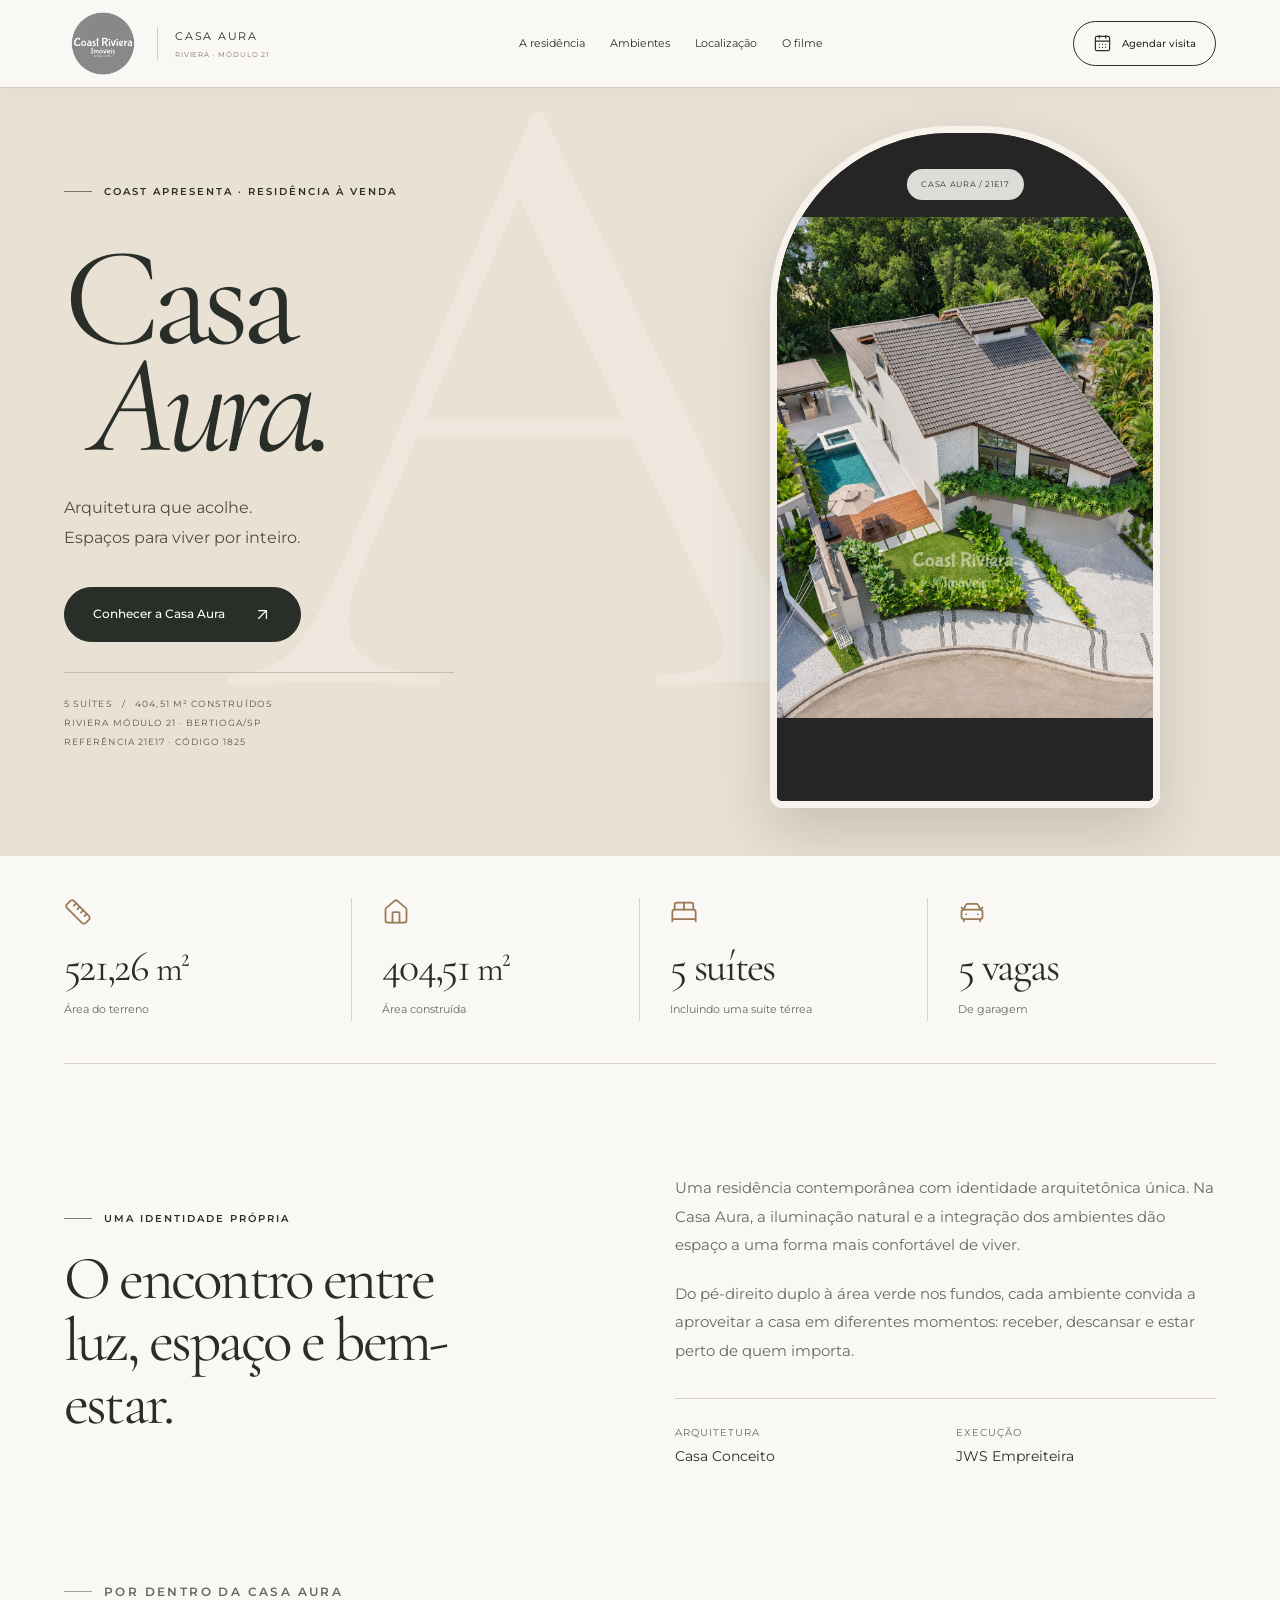
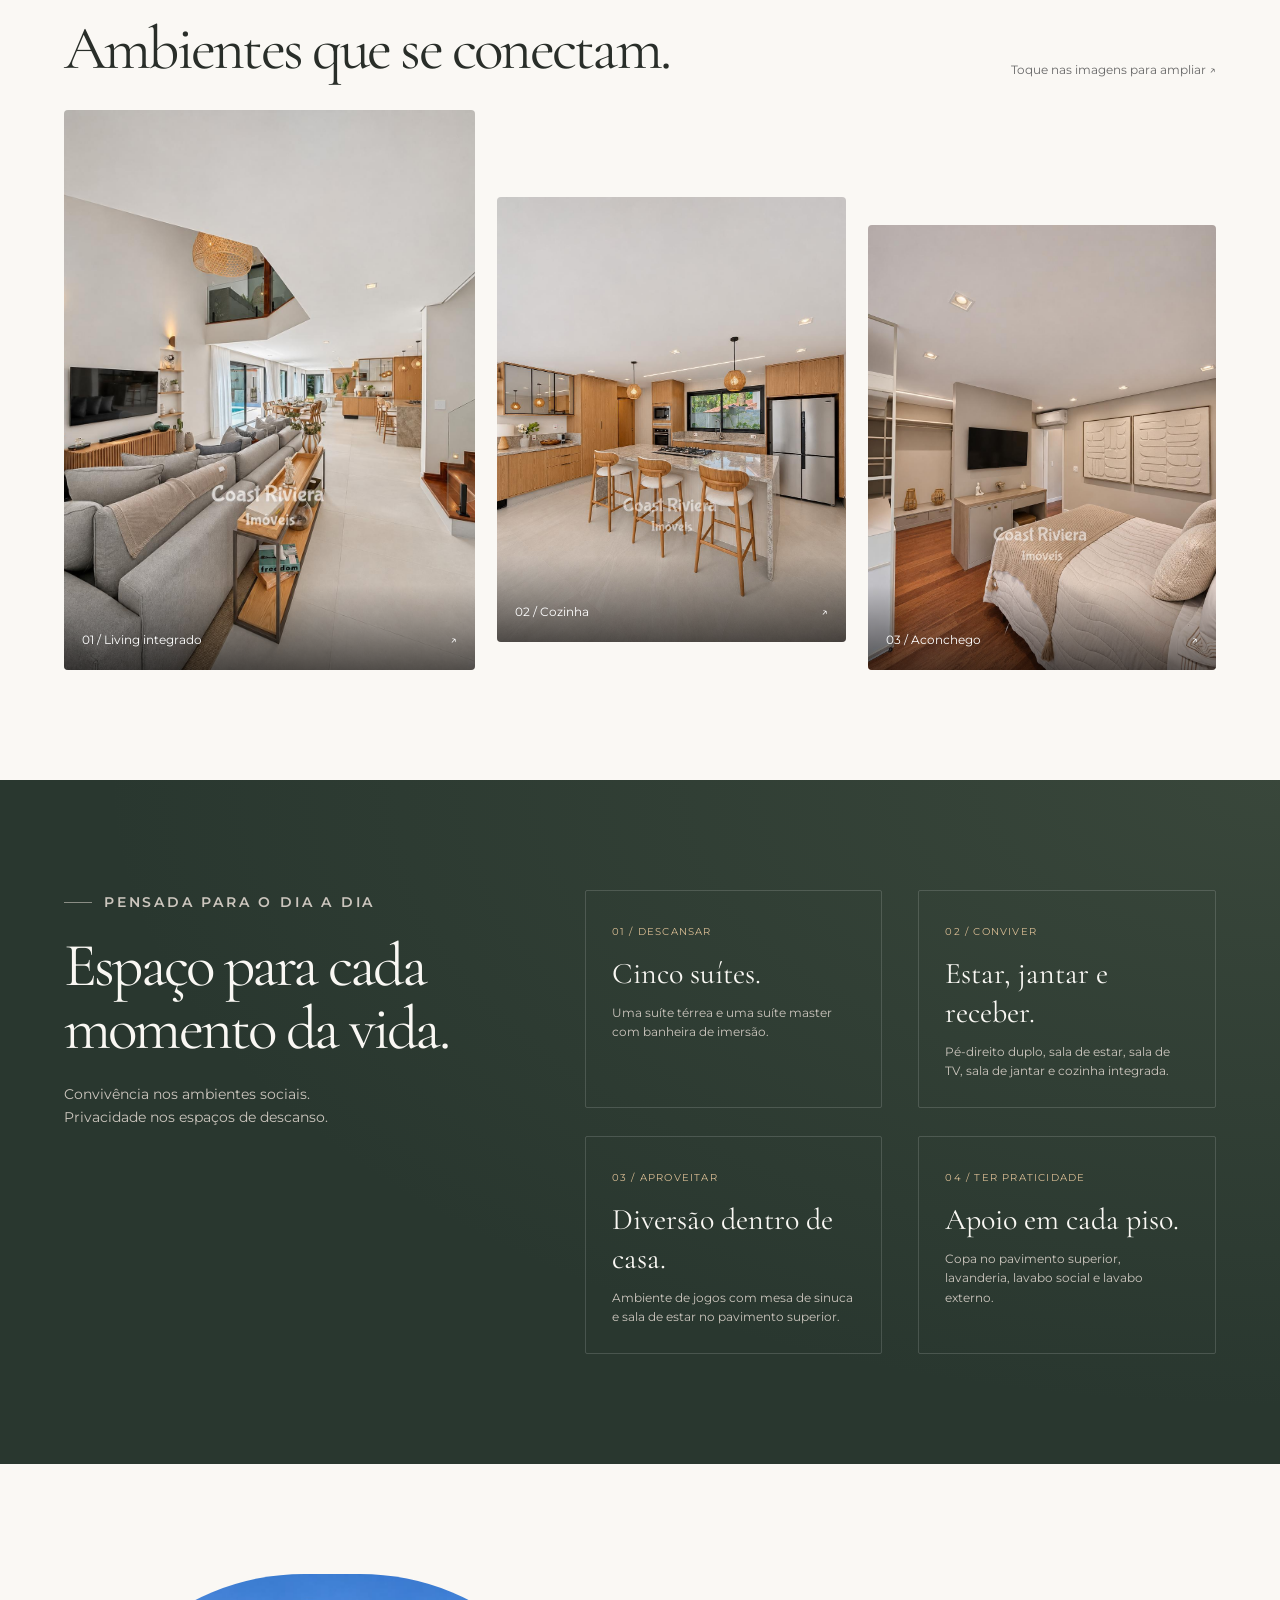
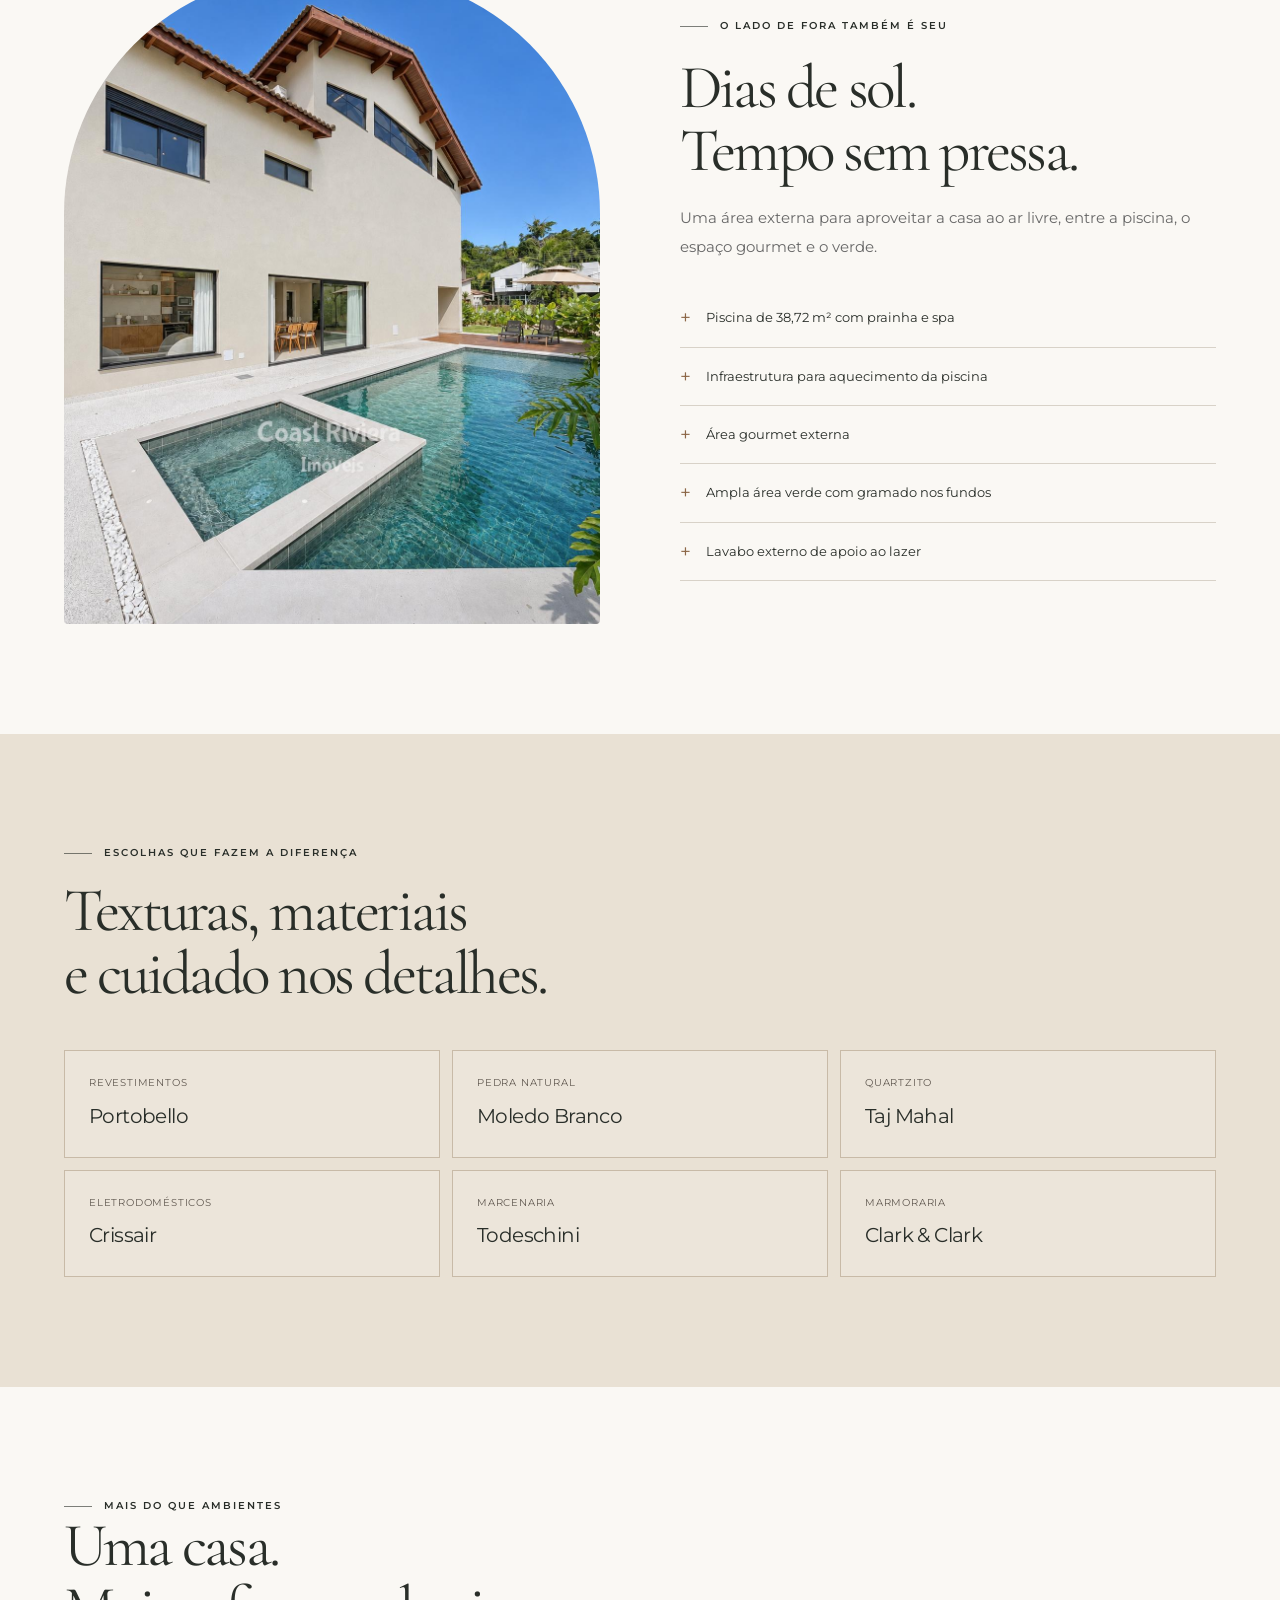
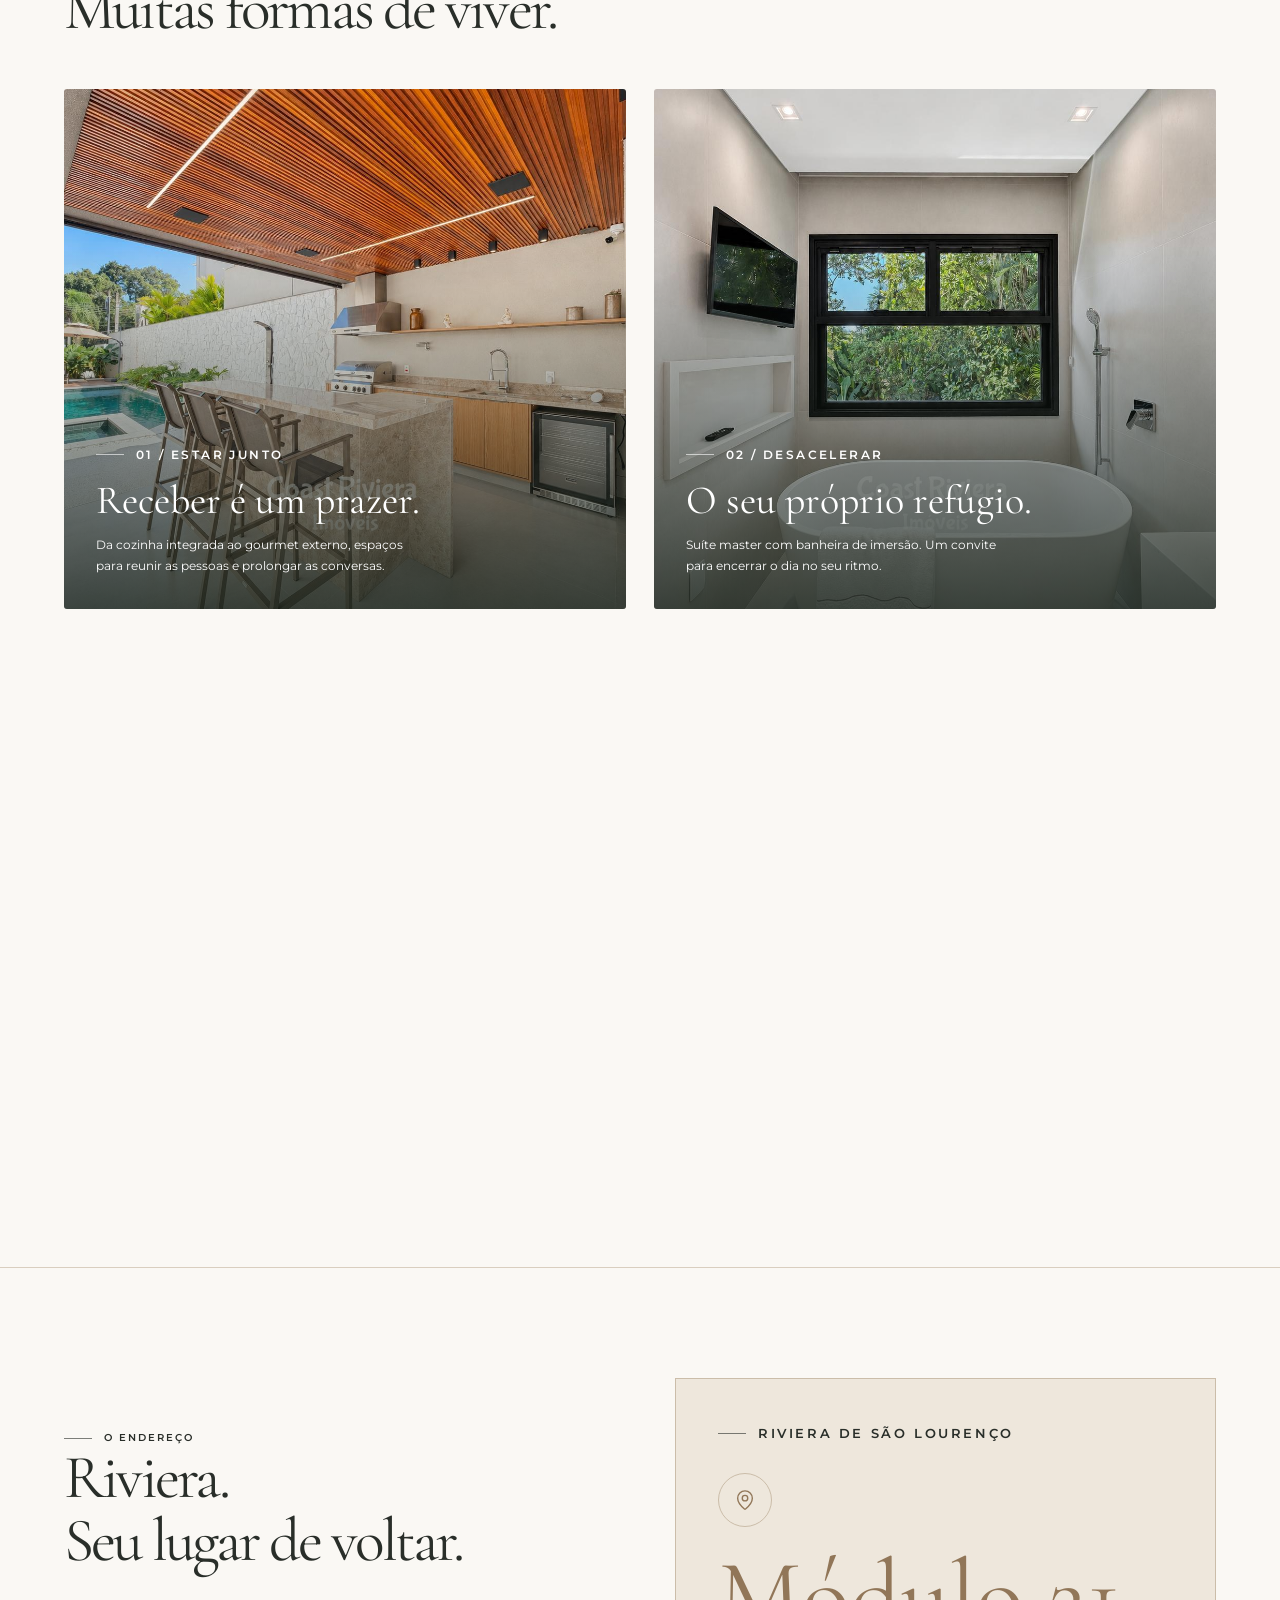
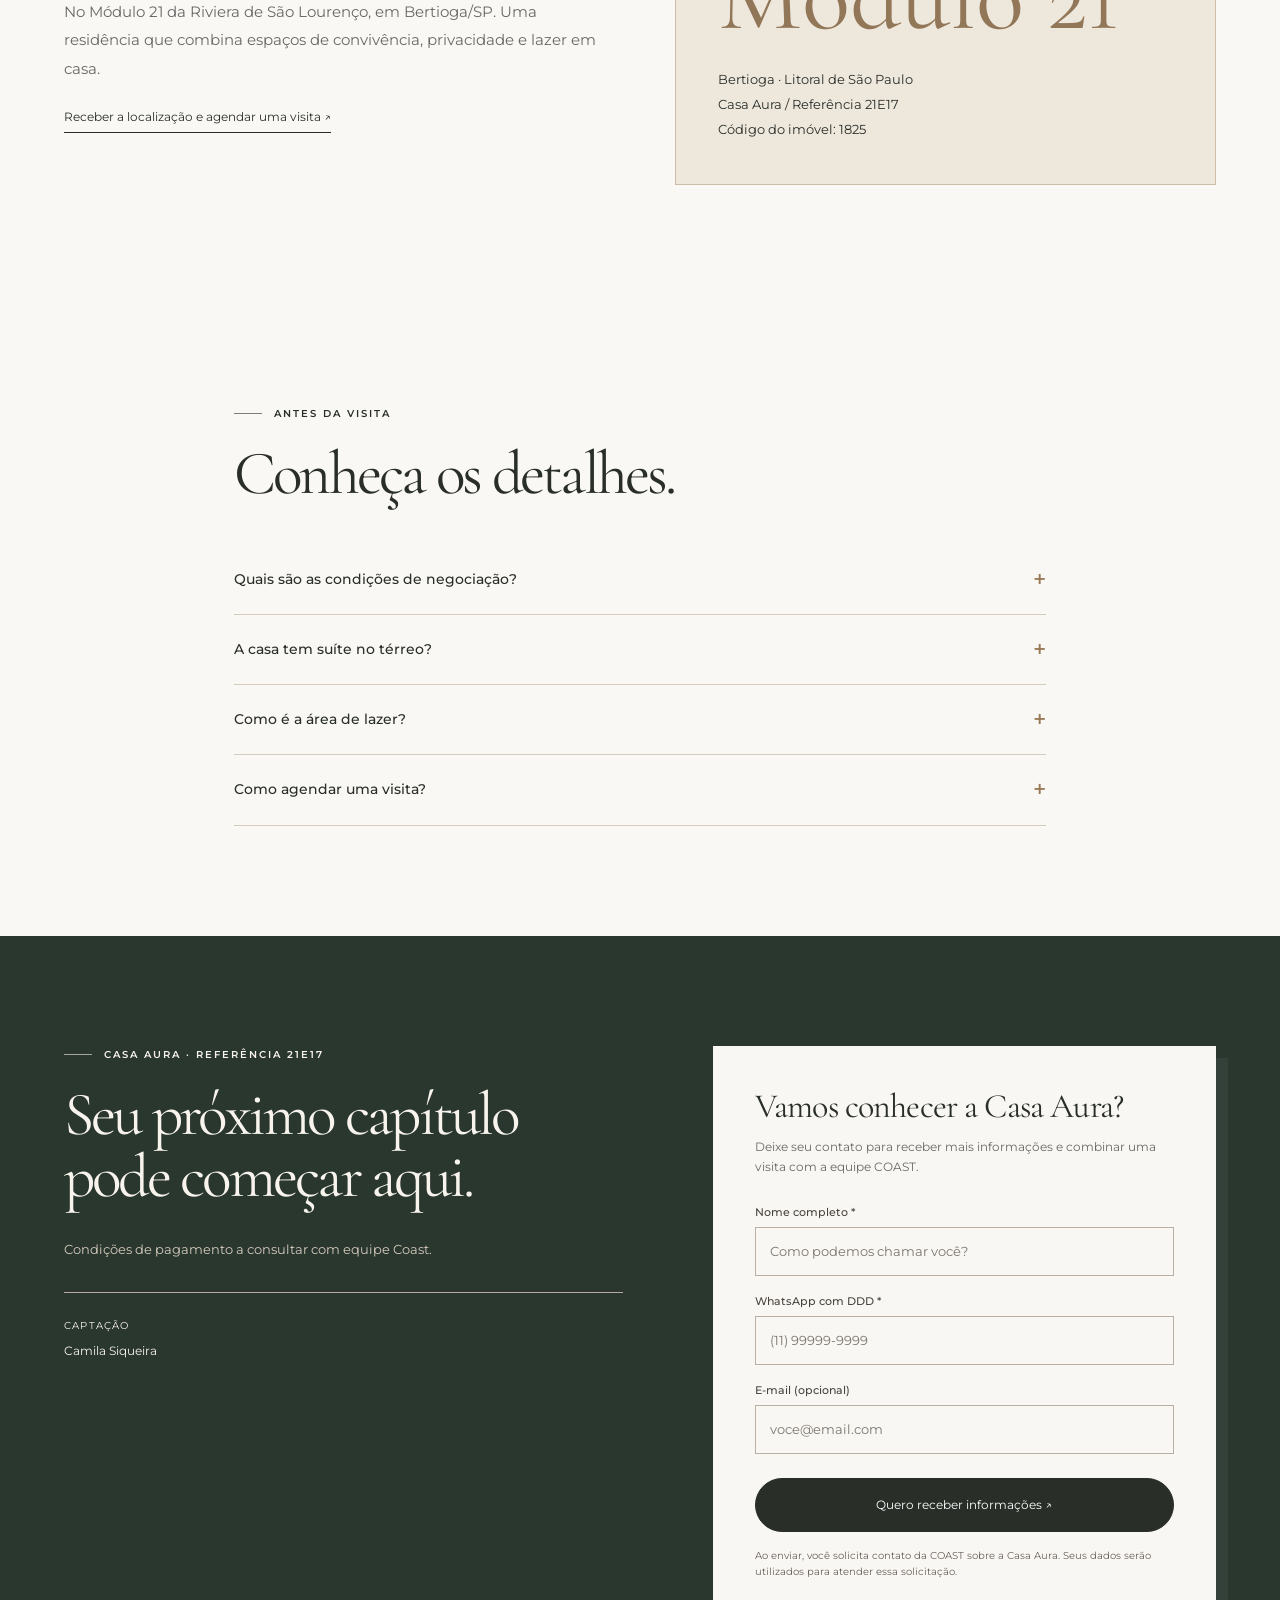
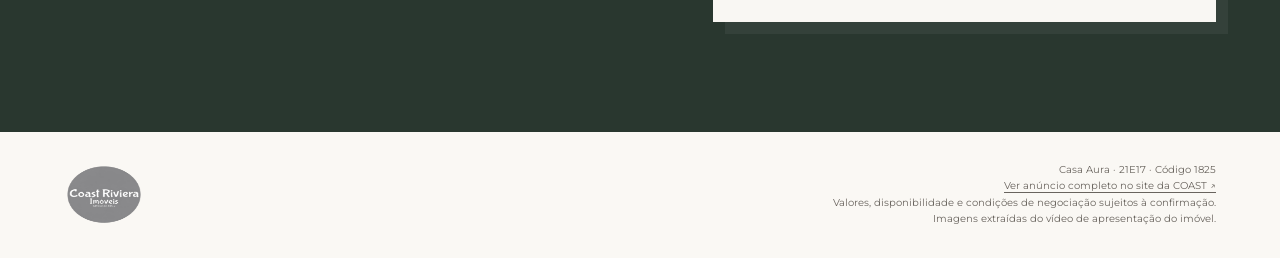
<file: public/index.html>
<!doctype html>
<html lang="pt-BR"><head>
<script async src="https://www.googletagmanager.com/gtm.js?id=GTM-MJ2N59K3"></script>
<script>
  window.dataLayer = window.dataLayer || [];
  function gtag(){dataLayer.push(arguments);}
  gtag('js', new Date());
</script>
<meta charset="utf-8"><meta name="viewport" content="width=device-width, initial-scale=1">
<title>Casa Aura 21E17 | COAST Riviera Imóveis</title>
<meta name="description" content="Conheça a Casa Aura: 5 suítes, 404,51 m² construídos, piscina com spa e área gourmet. Condições de pagamento a consultar com equipe Coast.">
<link rel="preconnect" href="https://fonts.googleapis.com">
<link rel="preconnect" href="https://fonts.gstatic.com" crossorigin>
<link href="https://fonts.googleapis.com/css2?family=Montserrat:wght@400;500;600&display=swap" rel="stylesheet">
<link href="https://fonts.googleapis.com/css2?family=Cormorant+Garamond:ital,wght@0,400;0,500;1,400&display=swap" rel="stylesheet">
<link rel="stylesheet" href="aura.css"><link rel="stylesheet" href="editorial.css"><style>body{margin:0}html{scroll-behavior:smooth}@media(prefers-reduced-motion:reduce){html{scroll-behavior:auto}}</style><script src="https://d3p238nw223yap.cloudfront.net/scripts/praedium-integration.min.js?uuid=5a347bc2-f3da-48ad-91b8-dee254c31cbb" id="praedium-script-sync" async></script>
</head><body>
<div id="aura">
  <header class="aura-wrap aura-nav">
    <a class="aura-brand" href="#aura" aria-label="COAST Riviera Imóveis — início"><img class="aura-logo" src="assets/coast-logo.png" width="78" height="68" alt="COAST Riviera Imóveis"><span>CASA AURA<small>RIVIERA · MÓDULO 21</small></span></a>
    <nav class="aura-navlinks" aria-label="Navegação da Casa Aura"><a href="#aura-residencia">A residência</a><a href="#aura-ambientes">Ambientes</a><a href="#aura-localizacao">Localização</a><a href="#aura-filme">O filme</a></nav>
    <div class="aura-nav-actions"><a class="aura-btn aura-btn-outline aura-nav-visit" href="#aura-contato"><svg class="aura-icon" aria-hidden="true" focusable="false"
  xmlns="http://www.w3.org/2000/svg"
  width="24"
  height="24"
  viewBox="0 0 24 24"
  fill="none"
  stroke="currentColor"
  stroke-width="1.5"
  stroke-linecap="round"
  stroke-linejoin="round"
>
  <path d="M8 2v3" />
  <path d="M16 2v3" />
  <rect x="3" y="3" width="18" height="18" rx="2" />
  <path d="M3 9h18" />
  <path d="M8 13h.01" />
  <path d="M12 13h.01" />
  <path d="M16 13h.01" />
  <path d="M8 17h.01" />
  <path d="M12 17h.01" />
  <path d="M16 17h.01" />
</svg>
<span>Agendar visita</span></a><button class="aura-menu-toggle" type="button" aria-label="Abrir menu" aria-haspopup="dialog" aria-controls="aura-menu" aria-expanded="false"><svg class="aura-icon" aria-hidden="true" focusable="false"
  xmlns="http://www.w3.org/2000/svg"
  width="24"
  height="24"
  viewBox="0 0 24 24"
  fill="none"
  stroke="currentColor"
  stroke-width="1.5"
  stroke-linecap="round"
  stroke-linejoin="round"
>
  <path d="M4 5h16" />
  <path d="M4 12h16" />
  <path d="M4 19h16" />
</svg>
</button></div>
  </header>
  <dialog id="aura-menu" class="aura-menu-panel" aria-labelledby="aura-menu-title"><div class="aura-menu-top"><p id="aura-menu-title">Explore a Casa Aura</p><button class="aura-menu-close" type="button" aria-label="Fechar menu"><svg class="aura-icon" aria-hidden="true" focusable="false"
  xmlns="http://www.w3.org/2000/svg"
  width="24"
  height="24"
  viewBox="0 0 24 24"
  fill="none"
  stroke="currentColor"
  stroke-width="1.5"
  stroke-linecap="round"
  stroke-linejoin="round"
>
  <path d="M18 6 6 18" />
  <path d="m6 6 12 12" />
</svg>
</button></div><nav aria-label="Menu para celular"><a href="#aura-residencia"><small>01</small>A residência<svg class="aura-icon" aria-hidden="true" focusable="false"
  xmlns="http://www.w3.org/2000/svg"
  width="24"
  height="24"
  viewBox="0 0 24 24"
  fill="none"
  stroke="currentColor"
  stroke-width="1.5"
  stroke-linecap="round"
  stroke-linejoin="round"
>
  <path d="M15 21v-8a1 1 0 0 0-1-1h-4a1 1 0 0 0-1 1v8" />
  <path d="M3 10a2 2 0 0 1 .709-1.528l7-6a2 2 0 0 1 2.582 0l7 6A2 2 0 0 1 21 10v9a2 2 0 0 1-2 2H5a2 2 0 0 1-2-2z" />
</svg>
</a><a href="#aura-ambientes"><small>02</small>Ambientes<svg class="aura-icon" aria-hidden="true" focusable="false"
  xmlns="http://www.w3.org/2000/svg"
  width="24"
  height="24"
  viewBox="0 0 24 24"
  fill="none"
  stroke="currentColor"
  stroke-width="1.5"
  stroke-linecap="round"
  stroke-linejoin="round"
>
  <path d="M2 20v-8a2 2 0 0 1 2-2h16a2 2 0 0 1 2 2v8" />
  <path d="M4 10V6a2 2 0 0 1 2-2h12a2 2 0 0 1 2 2v4" />
  <path d="M12 4v6" />
  <path d="M2 18h20" />
</svg>
</a><a href="#aura-localizacao"><small>03</small>Localização<svg class="aura-icon" aria-hidden="true" focusable="false"
  xmlns="http://www.w3.org/2000/svg"
  width="24"
  height="24"
  viewBox="0 0 24 24"
  fill="none"
  stroke="currentColor"
  stroke-width="1.5"
  stroke-linecap="round"
  stroke-linejoin="round"
>
  <path d="M20 10c0 4.993-5.539 10.193-7.399 11.799a1 1 0 0 1-1.202 0C9.539 20.193 4 14.993 4 10a8 8 0 0 1 16 0" />
  <circle cx="12" cy="10" r="3" />
</svg>
</a><a href="#aura-filme"><small>04</small>O filme<svg class="aura-icon" aria-hidden="true" focusable="false"
  xmlns="http://www.w3.org/2000/svg"
  width="24"
  height="24"
  viewBox="0 0 24 24"
  fill="none"
  stroke="currentColor"
  stroke-width="1.5"
  stroke-linecap="round"
  stroke-linejoin="round"
>
  <path d="M7 7h10v10" />
  <path d="M7 17 17 7" />
</svg>
</a></nav><a class="aura-btn" href="#aura-contato">Agendar minha visita<svg class="aura-icon" aria-hidden="true" focusable="false"
  xmlns="http://www.w3.org/2000/svg"
  width="24"
  height="24"
  viewBox="0 0 24 24"
  fill="none"
  stroke="currentColor"
  stroke-width="1.5"
  stroke-linecap="round"
  stroke-linejoin="round"
>
  <path d="M8 2v3" />
  <path d="M16 2v3" />
  <rect x="3" y="3" width="18" height="18" rx="2" />
  <path d="M3 9h18" />
  <path d="M8 13h.01" />
  <path d="M12 13h.01" />
  <path d="M16 13h.01" />
  <path d="M8 17h.01" />
  <path d="M12 17h.01" />
  <path d="M16 17h.01" />
</svg>
</a><p class="aura-menu-note">Casa Aura · 21E17<br>Riviera de São Lourenço, Bertioga/SP</p></dialog>
  <div class="aura-progress" aria-hidden="true"></div>
  <main>
    <section class="aura-hero" aria-labelledby="aura-title">
      <div class="aura-hero-copy"><p class="aura-eyebrow">COAST apresenta · Residência à venda</p><h1 id="aura-title"><span>Casa</span><span>Aura.</span></h1><p class="aura-hero-description">Arquitetura que acolhe.<br>Espaços para viver por inteiro.</p><a class="aura-btn" href="#aura-contato">Conhecer a Casa Aura <svg class="aura-icon" aria-hidden="true" focusable="false"
  xmlns="http://www.w3.org/2000/svg"
  width="24"
  height="24"
  viewBox="0 0 24 24"
  fill="none"
  stroke="currentColor"
  stroke-width="1.5"
  stroke-linecap="round"
  stroke-linejoin="round"
>
  <path d="M7 7h10v10" />
  <path d="M7 17 17 7" />
</svg>
</a><p class="aura-ref">5 SUÍTES &nbsp; / &nbsp; 404,51 M² CONSTRUÍDOS<br>RIVIERA MÓDULO 21 · BERTIOGA/SP<br>REFERÊNCIA 21E17 · CÓDIGO 1825</p></div>
      <div id="aura-filme" class="aura-hero-media"><video class="aura-hero-video" autoplay muted loop playsinline disablepictureinpicture disableremoteplayback preload="auto" poster="assets/hero.jpg" aria-label="Vídeo de apresentação da Casa Aura, sem áudio"><source src="assets/casa-aura.mp4" type="video/mp4">Seu navegador não suporta a reprodução deste vídeo.</video><span class="aura-image-label">CASA AURA / 21E17</span></div>
    </section>
    <div class="aura-wrap"><div class="aura-facts" aria-label="Características principais"><div class="aura-fact"><svg class="aura-icon" aria-hidden="true" focusable="false"
  xmlns="http://www.w3.org/2000/svg"
  width="24"
  height="24"
  viewBox="0 0 24 24"
  fill="none"
  stroke="currentColor"
  stroke-width="1.5"
  stroke-linecap="round"
  stroke-linejoin="round"
>
  <path d="M21.3 15.3a2.4 2.4 0 0 1 0 3.4l-2.6 2.6a2.4 2.4 0 0 1-3.4 0L2.7 8.7a2.41 2.41 0 0 1 0-3.4l2.6-2.6a2.41 2.41 0 0 1 3.4 0Z" />
  <path d="m14.5 12.5 2-2" />
  <path d="m11.5 9.5 2-2" />
  <path d="m8.5 6.5 2-2" />
  <path d="m17.5 15.5 2-2" />
</svg>
<strong>521,26 <small>m²</small></strong><span>Área do terreno</span></div><div class="aura-fact"><svg class="aura-icon" aria-hidden="true" focusable="false"
  xmlns="http://www.w3.org/2000/svg"
  width="24"
  height="24"
  viewBox="0 0 24 24"
  fill="none"
  stroke="currentColor"
  stroke-width="1.5"
  stroke-linecap="round"
  stroke-linejoin="round"
>
  <path d="M15 21v-8a1 1 0 0 0-1-1h-4a1 1 0 0 0-1 1v8" />
  <path d="M3 10a2 2 0 0 1 .709-1.528l7-6a2 2 0 0 1 2.582 0l7 6A2 2 0 0 1 21 10v9a2 2 0 0 1-2 2H5a2 2 0 0 1-2-2z" />
</svg>
<strong>404,51 <small>m²</small></strong><span>Área construída</span></div><div class="aura-fact"><svg class="aura-icon" aria-hidden="true" focusable="false"
  xmlns="http://www.w3.org/2000/svg"
  width="24"
  height="24"
  viewBox="0 0 24 24"
  fill="none"
  stroke="currentColor"
  stroke-width="1.5"
  stroke-linecap="round"
  stroke-linejoin="round"
>
  <path d="M2 20v-8a2 2 0 0 1 2-2h16a2 2 0 0 1 2 2v8" />
  <path d="M4 10V6a2 2 0 0 1 2-2h12a2 2 0 0 1 2 2v4" />
  <path d="M12 4v6" />
  <path d="M2 18h20" />
</svg>
<strong>5 suítes</strong><span>Incluindo uma suíte térrea</span></div><div class="aura-fact"><svg class="aura-icon" aria-hidden="true" focusable="false"
  xmlns="http://www.w3.org/2000/svg"
  width="24"
  height="24"
  viewBox="0 0 24 24"
  fill="none"
  stroke="currentColor"
  stroke-width="1.5"
  stroke-linecap="round"
  stroke-linejoin="round"
>
  <path d="m21 8-2 2-1.5-3.7A2 2 0 0 0 15.646 5H8.4a2 2 0 0 0-1.903 1.257L5 10 3 8" />
  <path d="M7 14h.01" />
  <path d="M17 14h.01" />
  <rect width="18" height="8" x="3" y="10" rx="2" />
  <path d="M5 18v2" />
  <path d="M19 18v2" />
</svg>
<strong>5 vagas</strong><span>De garagem</span></div></div></div>
    <section id="aura-residencia" class="aura-wrap aura-section aura-intro"><div><p class="aura-eyebrow">Uma identidade própria</p><h2>O encontro entre<br>luz, espaço e bem-estar.</h2></div><div class="aura-prose"><p>Uma residência contemporânea com identidade arquitetônica única. Na Casa Aura, a iluminação natural e a integração dos ambientes dão espaço a uma forma mais confortável de viver.</p><p>Do pé-direito duplo à área verde nos fundos, cada ambiente convida a aproveitar a casa em diferentes momentos: receber, descansar e estar perto de quem importa.</p><div class="aura-credits"><div><small>Arquitetura</small><span>Casa Conceito</span></div><div><small>Execução</small><span>JWS Empreiteira</span></div></div></div></section>
    <section id="aura-ambientes" class="aura-wrap aura-section" style="padding-top:0"><div class="aura-gallery-head"><div><p class="aura-eyebrow">Por dentro da Casa Aura</p><h2>Ambientes que se conectam.</h2></div><p>Toque nas imagens para ampliar ↗</p></div><div class="aura-gallery">
      <button type="button" class="aura-gallery-tall" data-aura-photo="assets/living.jpg" data-aura-caption="Living integrado com pé-direito duplo" aria-label="Ampliar imagem do living"><figure><img src="assets/living.jpg" loading="lazy" width="1086" height="1448" alt="Salas integradas e pé-direito duplo da Casa Aura"><figcaption><span>01 / Living integrado</span><span aria-hidden="true">↗</span></figcaption></figure></button>
      <button type="button" data-aura-photo="assets/cozinha.jpg" data-aura-caption="Cozinha integrada aos ambientes sociais" aria-label="Ampliar imagem da cozinha"><figure><img src="assets/cozinha.jpg" loading="lazy" width="1086" height="1448" alt="Cozinha da Casa Aura com ilha e marcenaria"><figcaption><span>02 / Cozinha</span><span aria-hidden="true">↗</span></figcaption></figure></button>
      <button type="button" data-aura-photo="assets/suite.jpg" data-aura-caption="Uma das cinco suítes da Casa Aura" aria-label="Ampliar imagem da suíte"><figure><img src="assets/suite.jpg" loading="lazy" width="1086" height="1448" alt="Suíte da Casa Aura com iluminação natural"><figcaption><span>03 / Aconchego</span><span aria-hidden="true">↗</span></figcaption></figure></button>
    </div></section>
    <section class="aura-dark"><div class="aura-wrap aura-section aura-spaces"><div><p class="aura-eyebrow">Pensada para o dia a dia</p><h2>Espaço para cada<br>momento da vida.</h2><p>Convivência nos ambientes sociais.<br>Privacidade nos espaços de descanso.</p></div><div class="aura-space-list"><article><small>01 / DESCANSAR</small><h3>Cinco suítes.</h3><p>Uma suíte térrea e uma suíte master com banheira de imersão.</p></article><article><small>02 / CONVIVER</small><h3>Estar, jantar e receber.</h3><p>Pé-direito duplo, sala de estar, sala de TV, sala de jantar e cozinha integrada.</p></article><article><small>03 / APROVEITAR</small><h3>Diversão dentro de casa.</h3><p>Ambiente de jogos com mesa de sinuca e sala de estar no pavimento superior.</p></article><article><small>04 / TER PRATICIDADE</small><h3>Apoio em cada piso.</h3><p>Copa no pavimento superior, lavanderia, lavabo social e lavabo externo.</p></article></div></div></section>
    <section class="aura-wrap aura-section aura-leisure"><img class="aura-leisure-photo" src="assets/piscina.jpg" width="1086" height="1448" loading="lazy" alt="Piscina da Casa Aura vista da área externa"><div><p class="aura-eyebrow">O lado de fora também é seu</p><h2>Dias de sol.<br>Tempo sem pressa.</h2><p class="aura-prose">Uma área externa para aproveitar a casa ao ar livre, entre a piscina, o espaço gourmet e o verde.</p><ul><li>Piscina de 38,72 m² com prainha e spa</li><li>Infraestrutura para aquecimento da piscina</li><li>Área gourmet externa</li><li>Ampla área verde com gramado nos fundos</li><li>Lavabo externo de apoio ao lazer</li></ul></div></section>
    <section class="aura-materials"><div class="aura-wrap aura-section"><p class="aura-eyebrow">Escolhas que fazem a diferença</p><h2>Texturas, materiais<br>e cuidado nos detalhes.</h2><div class="aura-brands"><div><small>Revestimentos</small><span>Portobello</span></div><div><small>Pedra natural</small><span>Moledo Branco</span></div><div><small>Quartzito</small><span>Taj Mahal</span></div><div><small>Eletrodomésticos</small><span>Crissair</span></div><div><small>Marcenaria</small><span>Todeschini</span></div><div><small>Marmoraria</small><span>Clark &amp; Clark</span></div></div></div></section>
    <section class="aura-wrap aura-section"><p class="aura-eyebrow">Mais do que ambientes</p><h2>Uma casa.<br>Muitas formas de viver.</h2><div class="aura-experiences"><article class="aura-experience"><img src="assets/gourmet.jpg" loading="lazy" width="1086" height="1448" alt="Área gourmet da Casa Aura"><div><p class="aura-eyebrow">01 / Estar junto</p><h3>Receber é um prazer.</h3><p>Da cozinha integrada ao gourmet externo, espaços para reunir as pessoas e prolongar as conversas.</p></div></article><article class="aura-experience"><img src="assets/banheira.jpg" loading="lazy" width="1086" height="1448" alt="Banheira de imersão da suíte master"><div><p class="aura-eyebrow">02 / Desacelerar</p><h3>O seu próprio refúgio.</h3><p>Suíte master com banheira de imersão. Um convite para encerrar o dia no seu ritmo.</p></div></article><article class="aura-experience"><img src="assets/jogos.jpg" loading="lazy" width="1086" height="1448" alt="Mesa de sinuca com a sala de jantar ao fundo"><div><p class="aura-eyebrow">03 / Sala de jogos</p><h3>Mais uma partida?</h3><p>A mesa de sinuca divide o espaço com as poltronas e a sala de jantar.</p></div></article><article class="aura-experience"><img src="assets/churrasqueira.jpg" loading="lazy" width="1086" height="1448" alt="Churrasqueira e bancada de pedra sob o forro de madeira"><div><p class="aura-eyebrow">04 / Cozinha ao ar livre</p><h3>À mesa, no jardim.</h3><p>A bancada acompanha a churrasqueira e se abre para o verde.</p></div></article></div></section>
    <section id="aura-localizacao" class="aura-wrap aura-section aura-location"><div><p class="aura-eyebrow">O endereço</p><h2>Riviera.<br>Seu lugar de voltar.</h2><p class="aura-prose" style="margin-top:25px">No Módulo 21 da Riviera de São Lourenço, em Bertioga/SP. Uma residência que combina espaços de convivência, privacidade e lazer em casa.</p><a class="aura-text-link" href="#aura-contato">Receber a localização e agendar uma visita ↗</a></div><div class="aura-location-card"><p class="aura-eyebrow">Riviera de São Lourenço</p><div class="aura-location-mark"><svg class="aura-icon" aria-hidden="true" focusable="false"
  xmlns="http://www.w3.org/2000/svg"
  width="24"
  height="24"
  viewBox="0 0 24 24"
  fill="none"
  stroke="currentColor"
  stroke-width="1.5"
  stroke-linecap="round"
  stroke-linejoin="round"
>
  <path d="M20 10c0 4.993-5.539 10.193-7.399 11.799a1 1 0 0 1-1.202 0C9.539 20.193 4 14.993 4 10a8 8 0 0 1 16 0" />
  <circle cx="12" cy="10" r="3" />
</svg>
</div><strong>Módulo 21</strong><p>Bertioga · Litoral de São Paulo<br>Casa Aura / Referência 21E17<br>Código do imóvel: 1825</p></div></section>
    <section class="aura-wrap aura-section aura-faq"><p class="aura-eyebrow">Antes da visita</p><h2>Conheça os detalhes.</h2><details><summary>Quais são as condições de negociação?</summary><p>Condições de pagamento a consultar com equipe Coast.</p></details><details><summary>A casa tem suíte no térreo?</summary><p>Sim. São cinco suítes no total, incluindo uma suíte térrea e uma suíte master com banheira de imersão.</p></details><details><summary>Como é a área de lazer?</summary><p>A casa possui piscina de 38,72 m² com prainha, spa e infraestrutura para aquecimento, área gourmet externa, gramado nos fundos e ambiente de jogos com mesa de sinuca.</p></details><details><summary>Como agendar uma visita?</summary><p>Preencha o formulário abaixo com seu nome e WhatsApp. A equipe COAST entrará em contato para esclarecer dúvidas e combinar a visita conforme a disponibilidade.</p></details></section>
    <section id="aura-contato" class="aura-contact"><div class="aura-wrap aura-section aura-contact-grid"><div><p class="aura-eyebrow">Casa Aura · Referência 21E17</p><h2>Seu próximo capítulo<br>pode começar aqui.</h2><p class="aura-terms">Condições de pagamento a consultar com equipe Coast.</p><p class="aura-capture"><span>Captação</span>Camila Siqueira</p></div><div class="aura-form-panel"><h3>Vamos conhecer a Casa Aura?</h3><p class="aura-form-description">Deixe seu contato para receber mais informações e combinar uma visita com a equipe COAST.</p><div id="aura-native-form-slot"><div class="aura-native-form"><form id="casa-aura-21e17" name="casa-aura" method="POST" action="/obrigado" data-netlify="true" netlify-honeypot="bot-field">
<input type="hidden" name="form-name" value="casa-aura"><input type="hidden" name="imovel" value="Casa Aura"><input type="hidden" name="referencia" value="21E17"><input type="hidden" name="codigo_imovel" value="1825"><input type="hidden" name="url_imovel" value="https://imobiliariacoastriviera.com.br/imovel/casa-a-venda-5-quartos-riviera-modulo-21-bertioga-sp-id-1825"><input type="hidden" name="origem" value="Landing Casa Aura — COAST"><input type="hidden" name="mensagem" value="Interesse na Casa Aura, referência 21E17, código 1825."><input type="hidden" name="pagina" value=""><input type="hidden" name="utm_source" value=""><input type="hidden" name="utm_medium" value=""><input type="hidden" name="utm_campaign" value=""><input type="hidden" name="utm_content" value=""><input type="hidden" name="utm_term" value=""><p hidden><label>Não preencha este campo: <input name="bot-field" autocomplete="off"></label></p><label for="aura-nome">Nome completo *</label><input id="aura-nome" name="nome" autocomplete="name" placeholder="Como podemos chamar você?" required maxlength="120">
<label for="aura-telefone">WhatsApp com DDD *</label><input id="aura-telefone" name="telefone" type="tel" autocomplete="tel" inputmode="tel" placeholder="(11) 99999-9999" required minlength="10" maxlength="25" pattern="[+\(\) 0-9.\-]{10,25}">
<label for="aura-email">E-mail (opcional)</label><input id="aura-email" name="email" type="email" autocomplete="email" placeholder="voce@email.com" maxlength="180">
<input type="submit" value="Quero receber informações ↗">

</form></div></div><p class="aura-privacy">Ao enviar, você solicita contato da COAST sobre a Casa Aura. Seus dados serão utilizados para atender essa solicitação.</p></div></div></section>
  </main>
  <footer class="aura-wrap aura-footer"><img src="assets/coast-logo.png" alt="COAST Riviera Imóveis" width="80" height="62" loading="lazy"><p>Casa Aura · 21E17 · Código 1825<br><a href="https://imobiliariacoastriviera.com.br/imovel/casa-a-venda-5-quartos-riviera-modulo-21-bertioga-sp-id-1825" target="_blank" rel="noopener noreferrer" style="text-decoration:underline;text-underline-offset:3px">Ver anúncio completo no site da COAST ↗</a><br>Valores, disponibilidade e condições de negociação sujeitos à confirmação.<br>Imagens extraídas do vídeo de apresentação do imóvel.</p></footer>
  <div class="aura-mobile-cta"><div><small>CASA AURA / 21E17</small><strong>Condições a consultar</strong></div><a class="aura-btn" href="#aura-contato">Agendar visita <svg class="aura-icon" aria-hidden="true" focusable="false"
  xmlns="http://www.w3.org/2000/svg"
  width="24"
  height="24"
  viewBox="0 0 24 24"
  fill="none"
  stroke="currentColor"
  stroke-width="1.5"
  stroke-linecap="round"
  stroke-linejoin="round"
>
  <path d="M7 7h10v10" />
  <path d="M7 17 17 7" />
</svg>
</a></div>
  <dialog class="aura-lightbox" aria-label="Imagem ampliada do imóvel"><button type="button" class="aura-lightbox-close">Fechar ×</button><img alt=""><p class="aura-lightbox-caption"></p></dialog>
</div>

<script src="aura.js"></script></body></html>
</file>
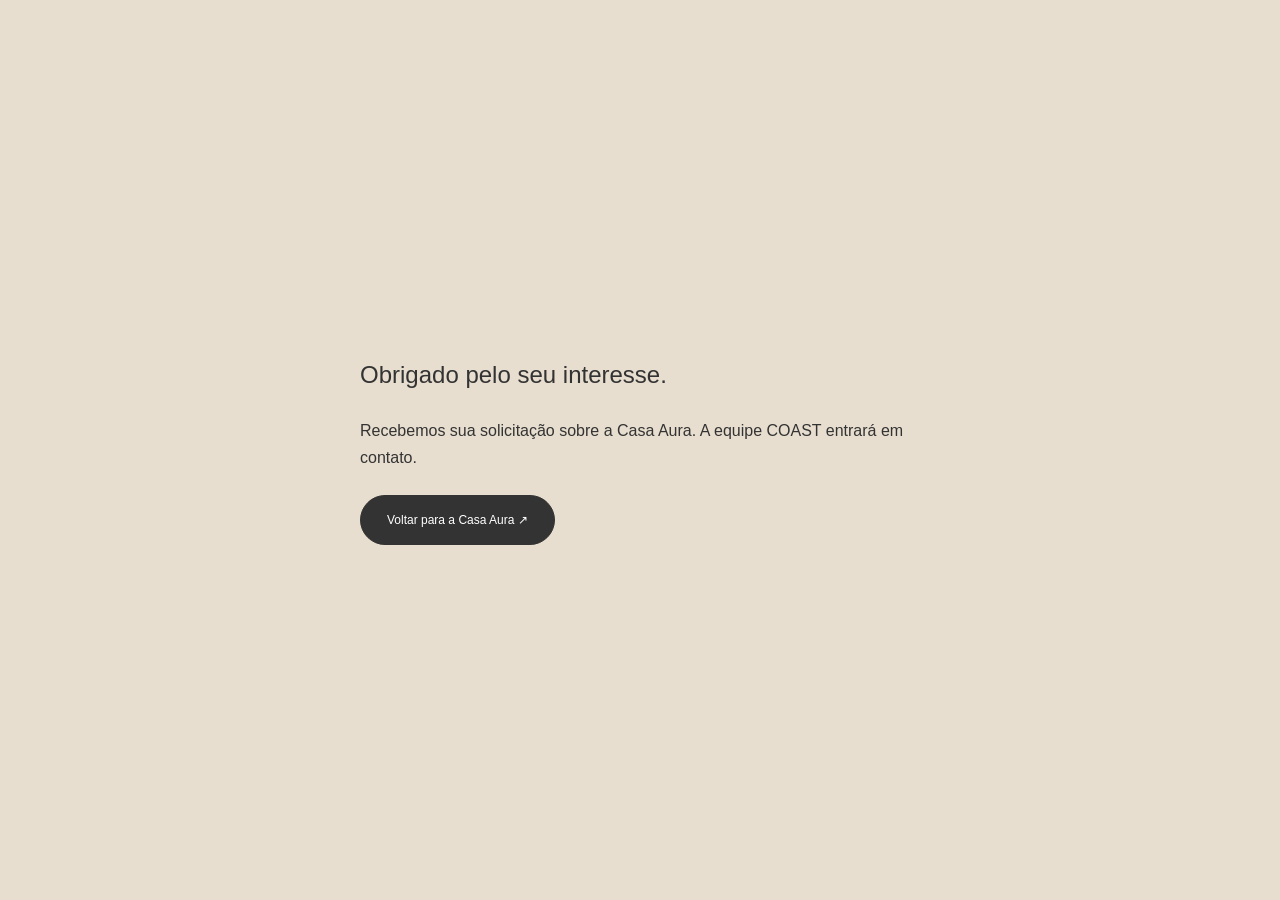
<file: public/obrigado.html>
<!doctype html><html lang="pt-BR"><head>
<script async src="https://www.googletagmanager.com/gtm.js?id=GTM-MJ2N59K3"></script>
<script>
  window.dataLayer = window.dataLayer || [];
  function gtag(){dataLayer.push(arguments);}
  gtag('js', new Date());
</script>
<meta charset="utf-8"><meta name="viewport" content="width=device-width,initial-scale=1"><meta name="robots" content="noindex"><title>Obrigado | Casa Aura</title><link rel="stylesheet" href="aura.css"><style>body{margin:0;background:#e7decf}#aura{min-height:100svh;display:grid;place-items:center;background:#e7decf}article{max-width:640px;padding:40px}#aura p{margin:24px 0}</style></head><body><main id="aura"><article><h1>Obrigado pelo seu interesse.</h1><p>Recebemos sua solicitação sobre a Casa Aura. A equipe COAST entrará em contato.</p><a class="aura-btn" href="/">Voltar para a Casa Aura ↗</a></article></main></body></html>
</file>
<file: public/aura.css>
/* Identidade extraída do projeto COAST. Estilos restritos à landing. */
#aura { --sand:#e7decf; --bronze:#b8926e; --ink:#333; --muted:#686868; --line:#b9a9a5; color:var(--ink); background:#f9f7f3; font-family:Montserrat,Arial,sans-serif; font-size:16px; line-height:1.65; font-weight:400; overflow:clip; }
#aura *,#aura *::before,#aura *::after { box-sizing:border-box; }
#aura h1,#aura h2,#aura h3,#aura p,#aura figure { margin:0; }
#aura h1,#aura h2,#aura h3 { font-family:inherit; color:inherit; font-weight:400; }
#aura a { color:inherit; text-decoration:none; }
#aura button,#aura input { font:inherit; }
#aura img { display:block; max-width:100%; }
#aura a:focus-visible,#aura button:focus-visible,#aura input:focus-visible { outline:3px solid #996b43; outline-offset:5px; }
#aura section[id] { scroll-margin-top:30px; }
#aura .aura-wrap { max-width:1360px; padding:0 64px; margin:auto; }
#aura .aura-eyebrow { font-size:11px; letter-spacing:.18em; text-transform:uppercase; font-weight:600; line-height:1.8; }
#aura .aura-nav { height:100px; display:flex; align-items:center; justify-content:space-between; gap:28px; }
#aura .aura-logo { width:104px; height:auto; }
#aura .aura-navlinks { display:flex; gap:35px; align-items:center; font-size:12px; }
#aura .aura-navlinks a:hover { text-decoration:underline; text-underline-offset:6px; }
#aura .aura-btn { min-height:50px; border:1px solid var(--ink); border-radius:100px; padding:15px 26px; background:var(--ink); color:#fff; display:inline-flex; align-items:center; justify-content:center; gap:28px; font-size:12px; font-weight:500; line-height:1.5; cursor:pointer; transition:background .2s,color .2s; }
#aura .aura-btn:hover { background:#51463d; color:white; }
#aura .aura-btn-outline { background:transparent; color:var(--ink); }
#aura .aura-btn-light { background:var(--sand); border-color:var(--sand); color:var(--ink); }
#aura .aura-arrow { font-size:21px; line-height:1; }
#aura .aura-hero { display:grid; grid-template-columns:47% 53%; min-height:710px; background:var(--sand); }
#aura .aura-hero-copy { padding:78px 56px 62px max(36px,calc((100vw - 1232px)/2)); display:flex; flex-direction:column; align-items:flex-start; justify-content:center; }
#aura .aura-hero h1 { font-size:clamp(72px,7.2vw,108px); line-height:.98; letter-spacing:-.065em; margin:28px 0 26px; }
#aura .aura-hero h1 span { display:block; }
#aura .aura-hero-description { max-width:370px; font-size:15px; color:#514c46; }
#aura .aura-hero .aura-btn { margin-top:33px; }
#aura .aura-ref { font-size:11px; margin-top:28px; color:#5c544b; letter-spacing:.1em; }
#aura .aura-hero-photo { position:relative; min-height:710px; }
#aura .aura-hero-photo>img { width:100%; height:100%; position:absolute; object-fit:cover; object-position:center 42%; }
#aura .aura-image-label { position:absolute; top:24px; right:24px; padding:9px 15px; background:#f9f7f3ed; border-radius:40px; font-size:10px; letter-spacing:.08em; }
#aura .aura-photo-caption { position:absolute; bottom:28px; left:28px; right:28px; display:flex; justify-content:space-between; align-items:center; color:white; font-size:11px; text-shadow:0 1px 8px #000; }
#aura .aura-facts { display:grid; grid-template-columns:repeat(4,1fr); padding-top:36px; padding-bottom:36px; border-bottom:1px solid #d8d2c8; }
#aura .aura-fact { padding:0 30px; border-right:1px solid #d8d2c8; }
#aura .aura-fact:first-child { padding-left:0; } #aura .aura-fact:last-child { border:0; }
#aura .aura-fact strong { display:block; font-size:29px; letter-spacing:-.04em; font-weight:400; line-height:1.3; }
#aura .aura-fact span { font-size:11px; color:var(--muted); }
#aura .aura-section { padding-top:100px; padding-bottom:100px; }
#aura h2 { font-size:clamp(32px,3.4vw,48px); line-height:1.15; letter-spacing:-.045em; }
#aura .aura-intro { display:grid; grid-template-columns:1fr 1fr; gap:90px; align-items:start; }
#aura .aura-intro h2 { margin-top:20px; max-width:470px; }
#aura .aura-prose { font-size:15px; color:var(--muted); }
#aura .aura-prose p+p { margin-top:20px; }
#aura .aura-credits { display:grid; grid-template-columns:1fr 1fr; gap:20px; margin-top:33px; padding-top:25px; border-top:1px solid #d8d2c8; }
#aura .aura-credits small { display:block; font-size:10px; text-transform:uppercase; letter-spacing:.1em; }
#aura .aura-credits span { color:var(--ink); font-size:14px; }
#aura .aura-gallery-head { display:flex; justify-content:space-between; align-items:end; gap:25px; margin-bottom:30px; }
#aura .aura-gallery-head h2 { margin-top:15px; }
#aura .aura-gallery-head p { font-size:12px; color:var(--muted); }
#aura .aura-gallery { display:grid; grid-template-columns:1.18fr 1fr 1fr; gap:16px; }
#aura .aura-gallery button { border:0; background:none; text-align:left; padding:0; cursor:zoom-in; color:inherit; }
#aura .aura-gallery img { width:100%; height:445px; object-fit:cover; transition:filter .2s; }
#aura .aura-gallery button:hover img { filter:brightness(.9); }
#aura .aura-gallery .aura-gallery-tall img { height:560px; }
#aura .aura-gallery figure { display:flex; flex-direction:column; }
#aura .aura-gallery figcaption { margin-top:12px; font-size:11px; display:flex; justify-content:space-between; }
#aura .aura-gallery>*:nth-child(2) { padding-top:58px; }
#aura .aura-gallery>*:nth-child(3) { padding-top:115px; }
#aura .aura-dark { background:#333; color:#f9f7f3; }
#aura .aura-spaces { display:grid; grid-template-columns:.8fr 1.2fr; gap:100px; }
#aura .aura-spaces h2 { margin-top:20px; margin-bottom:22px; }
#aura .aura-spaces p { color:#ccc6be; font-size:14px; }
#aura .aura-space-list { display:grid; grid-template-columns:1fr 1fr; gap:28px 36px; }
#aura .aura-space-list article { border-top:1px solid #6e665e; padding-top:18px; }
#aura .aura-space-list small { color:#cfac8e; font-size:10px; letter-spacing:.12em; }
#aura .aura-space-list h3 { font-size:19px; margin:10px 0; line-height:1.3; }
#aura .aura-space-list p { font-size:12px; }
#aura .aura-leisure { display:grid; grid-template-columns:1fr 1fr; gap:80px; align-items:center; }
#aura .aura-leisure-photo { height:630px; width:100%; object-fit:cover; }
#aura .aura-leisure h2 { margin:22px 0; }
#aura .aura-leisure ul { list-style:none; padding:0; margin:28px 0 0; }
#aura .aura-leisure li { padding:13px 0; border-bottom:1px solid #d8d2c8; font-size:13px; display:flex; align-items:center; gap:15px; }
#aura .aura-leisure li::before { content:'+'; color:#8c6747; font-size:19px; }
#aura .aura-materials { background:var(--sand); }
#aura .aura-materials h2 { margin-top:18px; max-width:570px; }
#aura .aura-brands { display:grid; grid-template-columns:repeat(3,1fr); margin-top:45px; border-top:1px solid var(--line); }
#aura .aura-brands div { padding:25px 20px 25px 0; border-bottom:1px solid var(--line); }
#aura .aura-brands small { display:block; font-size:10px; letter-spacing:.08em; text-transform:uppercase; margin-bottom:8px; color:#625a52; }
#aura .aura-brands span { font-size:20px; letter-spacing:-.03em; }
#aura .aura-tour { display:grid; grid-template-columns:1fr .75fr; gap:100px; align-items:center; }
#aura .aura-tour h2 { margin-top:20px; margin-bottom:22px; }
#aura .aura-tour .aura-btn { margin-top:28px; }
#aura .aura-video { display:block; width:100%; max-width:370px; max-height:640px; margin-left:auto; background:#222; aspect-ratio:9/16; border-radius:2px; }
#aura .aura-contact { background:#e7decf; }
#aura .aura-contact-grid { display:grid; grid-template-columns:1fr .9fr; gap:90px; align-items:start; }
#aura .aura-contact h2 { margin:20px 0 30px; }
#aura .aura-price { font-size:36px; letter-spacing:-.04em; line-height:1.2; }
#aura .aura-terms { margin-top:18px; font-size:13px; color:#5a5149; }
#aura .aura-capture { margin-top:32px; padding-top:25px; border-top:1px solid var(--line); font-size:12px; }
#aura .aura-capture span { display:block; font-size:10px; text-transform:uppercase; letter-spacing:.12em; margin-bottom:6px; }
#aura .aura-form-panel { padding:35px; background:#f9f7f3; border:1px solid #ddd4c5; }
#aura .aura-form-panel h3 { font-size:23px; line-height:1.3; margin-bottom:12px; letter-spacing:-.025em; }
#aura .aura-form-description { font-size:12px; color:var(--muted); margin-bottom:26px; }
#aura .aura-native-form { margin:0; }
#aura .aura-native-form form { margin:0; }
#aura .aura-native-form label { display:block; margin:16px 0 6px; font-size:11px; font-weight:500; color:#49443e; }
#aura .aura-native-form input:not([type=submit]):not([type=hidden]) { display:block; width:100%; height:49px; border:1px solid #b9afa3; border-radius:0; padding:12px 14px; background:transparent; color:var(--ink); font-size:13px; margin:0; }
#aura .aura-native-form input::placeholder { color:#7b756e; }
#aura .aura-native-form [type=submit] { width:100%; margin:24px 0 0; border:1px solid var(--ink); border-radius:100px; padding:16px 20px; background:var(--ink); color:#fff; cursor:pointer; white-space:normal; height:auto; font-size:12px; }
#aura .aura-native-form [type=submit]:hover { background:#51463d; }
#aura .aura-native-form .w-form-done,#aura .aura-native-form .w-form-fail { padding:20px; margin-top:15px; font-size:13px; }
#aura .aura-native-form .w-form-done { background:#e2ebe0; }
#aura .aura-native-form .w-form-fail { background:#f6e3dc; }
#aura .aura-privacy { font-size:10px; color:#68605a; margin-top:16px; line-height:1.6; }
#aura .aura-form-notice { font-size:12px; color:#665b51; }
#aura .aura-footer { padding-top:30px; padding-bottom:30px; display:flex; justify-content:space-between; align-items:center; gap:25px; }
#aura .aura-footer img { width:80px; }
#aura .aura-footer p { font-size:10px; color:#69645e; text-align:right; max-width:500px; }
#aura .aura-mobile-cta { display:none; }
#aura .aura-lightbox { border:0; background:#1e1e1e; padding:18px; width:min(94vw,680px); max-height:94dvh; color:#fff; }
#aura .aura-lightbox::backdrop { background:#000c; }
#aura .aura-lightbox img { max-height:76dvh; width:100%; object-fit:contain; }
#aura .aura-lightbox-close { background:none; color:white; border:1px solid #aaa; border-radius:30px; padding:6px 16px; cursor:pointer; margin-bottom:12px; float:right; }
#aura .aura-lightbox-caption { clear:both; padding-top:12px; font-size:12px; }
@media(min-width:1600px) { #aura .aura-hero-copy { padding-left:max(64px,calc((100vw - 1232px)/2)); } }
@media(max-width:1100px) { #aura .aura-wrap { padding-left:36px; padding-right:36px; } #aura .aura-hero-copy { padding:55px 36px; } #aura .aura-hero,#aura .aura-hero-photo { min-height:650px; } #aura .aura-intro,#aura .aura-spaces,#aura .aura-leisure,#aura .aura-tour,#aura .aura-contact-grid { gap:45px; } #aura .aura-gallery img { height:370px; } #aura .aura-gallery .aura-gallery-tall img { height:485px; } #aura .aura-navlinks { gap:20px; } }
@media(max-width:767px) { #aura .aura-wrap { padding-left:23px; padding-right:23px; } #aura .aura-nav { height:80px; } #aura .aura-logo { width:83px; } #aura .aura-navlinks>a:not(.aura-btn) { display:none; } #aura .aura-nav .aura-btn { padding:11px 17px; min-height:42px; font-size:10px; gap:12px; } #aura .aura-hero { grid-template-columns:1fr; } #aura .aura-hero-copy { padding:43px 23px 42px; } #aura .aura-hero h1 { font-size:80px; margin:21px 0; } #aura .aura-hero h1 span { display:inline; } #aura .aura-hero h1 span+span::before { content:' '; } #aura .aura-hero-description { font-size:14px; max-width:440px; } #aura .aura-hero .aura-btn { margin-top:24px; } #aura .aura-ref { margin-top:20px; } #aura .aura-hero-photo { min-height:530px; } #aura .aura-hero-photo>img { object-position:center 38%; } #aura .aura-facts { grid-template-columns:1fr 1fr; gap:24px 0; padding-top:28px; padding-bottom:28px; } #aura .aura-fact { padding:0 0 0 20px; } #aura .aura-fact:nth-child(odd) { padding-left:0; } #aura .aura-fact:nth-child(even) { border:0; } #aura .aura-fact strong { font-size:27px; } #aura .aura-fact span { font-size:10px; } #aura .aura-section { padding-top:65px; padding-bottom:65px; } #aura .aura-intro,#aura .aura-spaces,#aura .aura-leisure,#aura .aura-tour,#aura .aura-contact-grid { grid-template-columns:1fr; gap:35px; } #aura .aura-intro h2 { max-width:390px; } #aura .aura-prose { font-size:14px; } #aura .aura-gallery-head { display:block; } #aura .aura-gallery-head p { margin-top:15px; } #aura .aura-gallery { grid-template-columns:1fr 1fr; gap:22px 12px; } #aura .aura-gallery .aura-gallery-tall { grid-column:span 2; } #aura .aura-gallery .aura-gallery-tall img { height:500px; } #aura .aura-gallery img { height:280px; } #aura .aura-gallery>*:nth-child(2),#aura .aura-gallery>*:nth-child(3) { padding:0; } #aura .aura-gallery figcaption { font-size:10px; } #aura .aura-space-list { gap:25px 23px; } #aura .aura-space-list h3 { font-size:18px; } #aura .aura-leisure-photo { height:510px; } #aura .aura-brands { grid-template-columns:1fr 1fr; } #aura .aura-brands span { font-size:18px; } #aura .aura-brands div { padding-top:20px; padding-bottom:20px; } #aura .aura-video { margin:0 auto; max-width:350px; } #aura .aura-form-panel { padding:27px 22px; } #aura .aura-price { font-size:33px; } #aura .aura-footer { flex-direction:column; align-items:flex-start; padding-bottom:105px; } #aura .aura-footer p { text-align:left; } #aura .aura-mobile-cta { display:flex; position:fixed; bottom:0; left:0; right:0; z-index:100; background:#f9f7f3f5; border-top:1px solid #ccc2b3; padding:12px 18px calc(12px + env(safe-area-inset-bottom)); align-items:center; justify-content:space-between; gap:12px; } #aura .aura-mobile-cta strong { font-size:14px; font-weight:500; display:block; } #aura .aura-mobile-cta small { font-size:9px; display:block; color:var(--muted); } #aura .aura-mobile-cta .aura-btn { font-size:10px; padding:11px 17px; min-height:43px; } }
@media(max-width:767px) { #aura .aura-hero h1 { font-size:clamp(52px,16vw,72px); } }
@media(prefers-reduced-motion:reduce) { #aura * { scroll-behavior:auto!important; transition:none!important; } }

/* Vídeo principal: enquadramento vertical completo e controles nativos. */
#aura .aura-hero-media { position:relative; background:#252525; min-width:0; display:flex; justify-content:center; align-items:center; }
#aura .aura-hero-video { display:block; width:100%; height:710px; max-height:85svh; object-fit:contain; background:#252525; }
#aura .aura-hero-media .aura-image-label { pointer-events:none; top:16px; right:16px; z-index:1; }
@media(max-width:1100px) { #aura .aura-hero-video { height:650px; } }
@media(max-width:767px) {
  #aura .aura-nav { height:68px; }
  #aura .aura-logo { width:70px; }
  #aura .aura-hero { display:flex; flex-direction:column; min-height:0; }
  #aura .aura-hero-media { order:-1; width:100%; }
  #aura .aura-hero-video { width:100%; height:calc(100svh - 155px); min-height:320px; max-height:720px; }
  #aura .aura-hero-copy { padding:28px 23px 34px; }
  #aura .aura-hero h1 { margin:14px 0; font-size:clamp(48px,14vw,64px); }
  #aura .aura-hero .aura-btn { margin-top:22px; }
  #aura .aura-ref { margin-top:22px; }
}
</file>
<file: public/editorial.css>
/* Direção editorial: arquitetura, materiais naturais e movimento discreto. */
#aura{--sand:#e9e1d4;--ink:#292e29;--bronze:#9a7956;background:#faf8f4;color:var(--ink)}
#aura h1,#aura h2,#aura .aura-price{font-family:'Cormorant Garamond',Georgia,serif;font-weight:400}
#aura h2{font-size:clamp(42px,4.8vw,72px);letter-spacing:-.045em;line-height:1.02}
#aura .aura-eyebrow{display:flex;align-items:center;gap:12px;font-size:10px;letter-spacing:.2em}
#aura .aura-eyebrow::before{content:'';display:block;width:28px;height:1px;background:currentColor;opacity:.6}
#aura .aura-nav{height:88px;background:#faf8f4;max-width:none;padding-inline:5vw;border-bottom:1px solid #d6ccbd}
#aura .aura-logo{width:78px;max-height:68px;object-fit:contain}
#aura .aura-btn{transition:background .25s,transform .25s,box-shadow .25s;background:var(--ink);border-color:var(--ink);padding:17px 28px}
#aura .aura-btn:hover{transform:translateY(-3px);box-shadow:0 9px 24px #292e2920;background:#4b5749}
#aura .aura-btn-outline{background:transparent}
#aura .aura-arrow{transition:transform .25s}#aura .aura-btn:hover .aura-arrow{transform:translate(3px,-3px)}
#aura .aura-hero{position:relative;grid-template-columns:1.1fr .9fr;background:#e9e1d4;min-height:750px;padding:38px 5vw 48px;gap:3vw;overflow:hidden}
#aura .aura-hero::before{content:'A';position:absolute;left:18%;top:-140px;font:900px/1 'Cormorant Garamond',Georgia,serif;color:#fff3;pointer-events:none}
#aura .aura-hero-copy{padding:38px 0;position:relative;z-index:1}
#aura .aura-hero h1{font-size:clamp(96px,11vw,174px);line-height:.76;letter-spacing:-.065em;margin:44px 0 34px}
#aura .aura-hero h1 span{display:inline}#aura .aura-hero h1 span+span{display:block;font-style:italic;padding-left:11%}
#aura .aura-hero-description{font-size:16px;line-height:1.9;max-width:370px}
#aura .aura-hero-media{align-self:center;justify-self:center;width:100%;max-width:390px;border-radius:180px 180px 12px 12px;overflow:hidden;box-shadow:0 24px 60px #292e292e;background:#252925;border:7px solid #f7f3ec}
#aura .aura-hero-video{height:auto;max-height:none;aspect-ratio:9/16;width:100%;object-fit:contain}
#aura .aura-hero-media .aura-image-label{top:36px;right:50%;transform:translateX(50%);white-space:nowrap;background:#faf8f4dd;font-size:8px}
#aura .aura-ref{font-size:9px;line-height:2.1;letter-spacing:.12em;border-top:1px solid #c9bcaa;padding-top:22px;margin-top:30px;width:min(100%,390px)}
#aura .aura-facts{padding-block:42px}#aura .aura-fact strong{font-family:'Cormorant Garamond',Georgia,serif;font-size:42px}
#aura .aura-section{padding-block:110px}#aura .aura-intro{gap:70px;align-items:center}
#aura .aura-credits{padding-top:24px}#aura .aura-prose{line-height:1.9}
#aura .aura-gallery{gap:22px}#aura .aura-gallery figure{position:relative;overflow:hidden;border-radius:4px}
#aura .aura-gallery img{transition:transform .7s,filter .7s}
#aura .aura-gallery button:hover img{transform:scale(1.04);filter:brightness(.85)}
#aura .aura-gallery figcaption{position:absolute;bottom:0;left:0;width:100%;padding:45px 18px 20px;color:white;background:linear-gradient(transparent,#0009);font-size:12px}
#aura .aura-dark{background:#29372f;background-image:radial-gradient(ellipse at top right,#65725b44,transparent 65%)}
#aura .aura-space-list article{padding:26px;border:1px solid #ffffff26;border-radius:2px;transition:background .3s,transform .3s}
#aura .aura-space-list article:hover{background:#ffffff09;transform:translateY(-4px)}
#aura .aura-space-list small{color:#d9bd94}#aura .aura-space-list h3{font-family:'Cormorant Garamond',Georgia,serif;font-size:30px}
#aura .aura-leisure-photo{border-radius:240px 240px 4px 4px;height:650px}
#aura .aura-brands{border:0;gap:12px}#aura .aura-brands div{border:1px solid #c8baa7;padding:24px;background:#ffffff25;transition:background .3s}#aura .aura-brands div:hover{background:#ffffff70}
#aura .aura-experiences{display:grid;grid-template-columns:1fr 1fr;gap:28px;margin-top:48px}
#aura .aura-experience{position:relative;min-height:520px;overflow:hidden;border-radius:3px}
#aura .aura-experience img{width:100%;height:100%;position:absolute;object-fit:cover;transition:transform .8s}
#aura .aura-experience:hover img{transform:scale(1.04)}
#aura .aura-experience div{position:absolute;inset:0;display:flex;flex-direction:column;justify-content:flex-end;padding:32px;color:#fff;background:linear-gradient(transparent 30%,#17221bcb)}
#aura .aura-experience h3{font:40px/1.1 'Cormorant Garamond',Georgia,serif;margin:12px 0}#aura .aura-experience p{font-size:12px;max-width:330px;line-height:1.8}
#aura .aura-location{border-top:1px solid #d9cebf;display:grid;grid-template-columns:1fr 1fr;gap:70px;align-items:center}
#aura .aura-location-card{border:1px solid #cbbda9;padding:42px;background:#eee7dc;position:relative}
#aura .aura-location-card strong{font:100px/1 'Cormorant Garamond',Georgia,serif;display:block;color:#917658;margin:20px 0}
#aura .aura-location-card p{font-size:13px;line-height:1.9}#aura .aura-text-link{display:inline-block;border-bottom:1px solid;margin-top:24px;padding-bottom:5px;font-size:12px}
#aura .aura-faq{max-width:940px}#aura .aura-faq h2{margin:20px 0 40px}#aura details{border-bottom:1px solid #d6ccbd;padding:23px 0}
#aura summary{cursor:pointer;list-style:none;display:flex;justify-content:space-between;gap:24px;font-size:14px;font-weight:500}#aura summary::-webkit-details-marker{display:none}#aura summary::after{content:'+';font-size:23px;color:#9a7956;line-height:1}#aura details[open] summary::after{content:'−'}#aura details p{font-size:13px;color:#686868;line-height:1.9;padding-top:18px;max-width:700px}
#aura .aura-contact{background:#29372f;color:#f8f4ed}#aura .aura-contact .aura-terms{color:#d6cbbd}#aura .aura-price{font-size:52px}#aura .aura-form-panel{color:var(--ink);border:0;padding:42px;box-shadow:12px 12px 0 #ffffff0d}
#aura .aura-form-panel h3{font:34px/1.1 'Cormorant Garamond',Georgia,serif}
#aura .aura-native-form input:focus{outline:2px solid #9a7956;outline-offset:2px}#aura .aura-native-form [type=submit]{transition:background .3s,transform .3s}#aura .aura-native-form [type=submit]:hover{transform:translateY(-2px)}
#aura .aura-progress{position:fixed;top:0;left:0;height:3px;background:#b8926e;width:100%;transform:scaleX(0);transform-origin:left;z-index:200;pointer-events:none}
#aura .aura-reveal{opacity:1;transform:none}#aura .aura-reveal.is-waiting{opacity:0;transform:translateY(26px)}#aura .aura-reveal.is-visible{opacity:1;transform:none;transition:opacity .75s ease,transform .75s ease}
@media(min-width:768px){#aura .aura-hero-copy{animation:aura-enter .8s both}#aura .aura-hero-media{animation:aura-enter 1s .1s both}}
@keyframes aura-enter{from{opacity:0;transform:translateY(20px)}to{opacity:1;transform:none}}
@media(max-width:1100px){#aura .aura-hero{min-height:0}#aura .aura-space-list article{padding:18px}#aura .aura-space-list{gap:16px}#aura .aura-wrap{padding-inline:30px}}
@media(max-width:767px){
 #aura .aura-nav{height:70px;padding-inline:20px}#aura .aura-logo{width:62px;max-height:55px}#aura .aura-nav .aura-btn{font-size:9px;padding:10px 15px}
 #aura .aura-hero{padding:22px 20px 36px;gap:0}#aura .aura-hero::before{font-size:620px;left:-120px;top:160px}
 #aura .aura-hero-media{order:-1;max-width:310px;border-width:5px;border-radius:140px 140px 8px 8px;margin:0 auto;max-height:60svh}
 #aura .aura-hero-video{height:59svh;min-height:0;max-height:550px;object-fit:contain}#aura .aura-hero-copy{padding:30px 0 0;align-items:center;text-align:center}
 #aura .aura-hero h1{font-size:clamp(72px,23vw,110px);margin:27px 0 22px;line-height:.85}#aura .aura-hero h1 span+span{display:inline;padding:0}#aura .aura-hero h1 span+span::before{content:' '}
 #aura .aura-hero-description{font-size:13px}#aura .aura-hero .aura-btn{margin-top:23px}#aura .aura-ref{font-size:8px;margin-top:24px}
 #aura .aura-wrap{padding-inline:22px}#aura .aura-section{padding-block:68px}#aura h2{font-size:44px}#aura .aura-eyebrow{font-size:9px;letter-spacing:.14em}
 #aura .aura-facts{gap:28px 0;padding-block:30px}#aura .aura-fact strong{font-size:34px}#aura .aura-intro{gap:28px}
 #aura .aura-gallery{gap:14px}#aura .aura-gallery .aura-gallery-tall img{height:450px}#aura .aura-gallery img{height:290px}#aura .aura-gallery figcaption{font-size:9px;padding:35px 12px 15px}
 #aura .aura-space-list{grid-template-columns:1fr;gap:12px}#aura .aura-space-list article{padding:25px}#aura .aura-space-list h3{font-size:30px}
 #aura .aura-leisure-photo{height:480px}#aura .aura-brands{gap:10px}#aura .aura-brands div{padding:19px 14px}#aura .aura-brands span{font-size:16px}#aura .aura-brands small{font-size:8px}
 #aura .aura-experiences{grid-template-columns:1fr;gap:18px;margin-top:28px}#aura .aura-experience{min-height:440px}#aura .aura-experience div{padding:25px}#aura .aura-experience h3{font-size:36px}
 #aura .aura-location{grid-template-columns:1fr;gap:30px}#aura .aura-location-card{padding:28px}#aura .aura-location-card strong{font-size:80px}
 #aura .aura-price{font-size:43px}#aura .aura-form-panel{padding:28px 22px;box-shadow:none}#aura .aura-contact-grid{gap:38px}#aura .aura-mobile-cta{box-shadow:0 -8px 35px #292e2912}
}
@media(prefers-reduced-motion:reduce){#aura *,#aura *::before,#aura *::after{animation:none!important;transition:none!important}#aura .aura-reveal.is-waiting{opacity:1;transform:none}}

/* Lucide: mesma espessura e escala em toda a navegação. */
#aura .aura-icon{width:22px;height:22px;flex-shrink:0;vertical-align:middle}
#aura .aura-btn .aura-icon{width:19px;height:19px;transition:transform .25s}
#aura .aura-btn:hover .aura-icon{transform:translate(2px,-2px)}
#aura .aura-nav{position:sticky;top:0;z-index:110;gap:24px;background:#faf8f4f5;backdrop-filter:blur(14px);box-shadow:0 3px 20px #292e2908}
#aura section[id],#aura #aura-filme{scroll-margin-top:110px}
#aura .aura-brand{display:flex;align-items:center;gap:15px;flex-shrink:0}
#aura .aura-brand>span{font-size:11px;letter-spacing:.16em;padding-left:17px;border-left:1px solid #d6ccbd}
#aura .aura-brand small{display:block;font-size:7px;letter-spacing:.12em;margin-top:4px;color:#81705e}
#aura .aura-navlinks{gap:25px;font-size:11px}
#aura .aura-navlinks>a{position:relative;padding-block:12px}
#aura .aura-navlinks>a::after{content:'';position:absolute;bottom:5px;left:0;width:100%;height:1px;background:#9a7956;transform:scaleX(0);transform-origin:left;transition:transform .25s}
#aura .aura-navlinks>a:hover{text-decoration:none}#aura .aura-navlinks>a:hover::after,#aura .aura-navlinks>a:focus-visible::after{transform:scaleX(1)}
#aura .aura-nav-actions{display:flex;gap:12px;align-items:center}
#aura .aura-nav-visit{gap:10px;font-size:10px;min-height:45px;padding:12px 19px}
#aura .aura-menu-toggle,#aura .aura-menu-close{width:44px;height:44px;border:1px solid #c9bba9;border-radius:50%;background:transparent;color:#29372f;display:grid;place-items:center;cursor:pointer}
#aura .aura-menu-toggle{display:none}
#aura .aura-fact>.aura-icon{display:block;margin-bottom:14px;color:#9a7956;width:28px;height:28px}
#aura .aura-location-mark{width:54px;height:54px;border:1px solid #cbbda9;display:grid;place-items:center;border-radius:50%;margin-top:28px;color:#917658}
#aura .aura-menu-panel{position:fixed;inset:14px 14px auto auto;box-sizing:border-box;width:min(410px,calc(100vw - 28px));max-height:calc(100dvh - 28px);margin:0;border:1px solid #d6ccbd;background:#faf8f4;padding:24px;color:#29372f;overflow-y:auto;box-shadow:0 30px 100px #0003;border-radius:8px}
#aura .aura-menu-panel::backdrop{background:#18231dd1;backdrop-filter:blur(5px)}
#aura .aura-menu-panel[open]{animation:aura-enter .25s ease both}
#aura .aura-menu-top{display:flex;justify-content:space-between;align-items:center;gap:15px;border-bottom:1px solid #d6ccbd;padding-bottom:20px}
#aura .aura-menu-top p{font-size:10px;text-transform:uppercase;letter-spacing:.14em}
#aura .aura-menu-panel nav{margin:22px 0 30px}
#aura .aura-menu-panel nav a{display:flex;gap:15px;align-items:center;padding:18px 0;border-bottom:1px solid #e4dccf;font:30px/1.2 'Cormorant Garamond',Georgia,serif}
#aura .aura-menu-panel nav a small{font:9px Montserrat,sans-serif;color:#9a7956}
#aura .aura-menu-panel nav a .aura-icon{margin-left:auto;color:#9a7956}
#aura .aura-menu-panel>.aura-btn{width:100%;justify-content:space-between}
#aura .aura-menu-note{font-size:10px;color:#81705e;line-height:1.8;margin-top:20px}
html.aura-menu-open{overflow:hidden}
@media(max-width:1100px){#aura .aura-brand>span{display:none}#aura .aura-navlinks{gap:18px}}
@media(max-width:767px){#aura .aura-navlinks{display:none}#aura .aura-menu-toggle{display:grid}#aura .aura-nav{gap:10px}#aura .aura-nav-actions{gap:10px}#aura .aura-nav .aura-nav-visit{padding:10px 14px;gap:7px}#aura .aura-nav-visit .aura-icon{width:16px;height:16px}#aura section[id],#aura #aura-filme{scroll-margin-top:85px}#aura .aura-fact>.aura-icon{width:24px;height:24px;margin-bottom:10px}}
@media(prefers-reduced-motion:reduce){#aura .aura-menu-panel[open]{animation:none}#aura .aura-navlinks>a::after,#aura .aura-btn .aura-icon{transition:none}}
</file>
